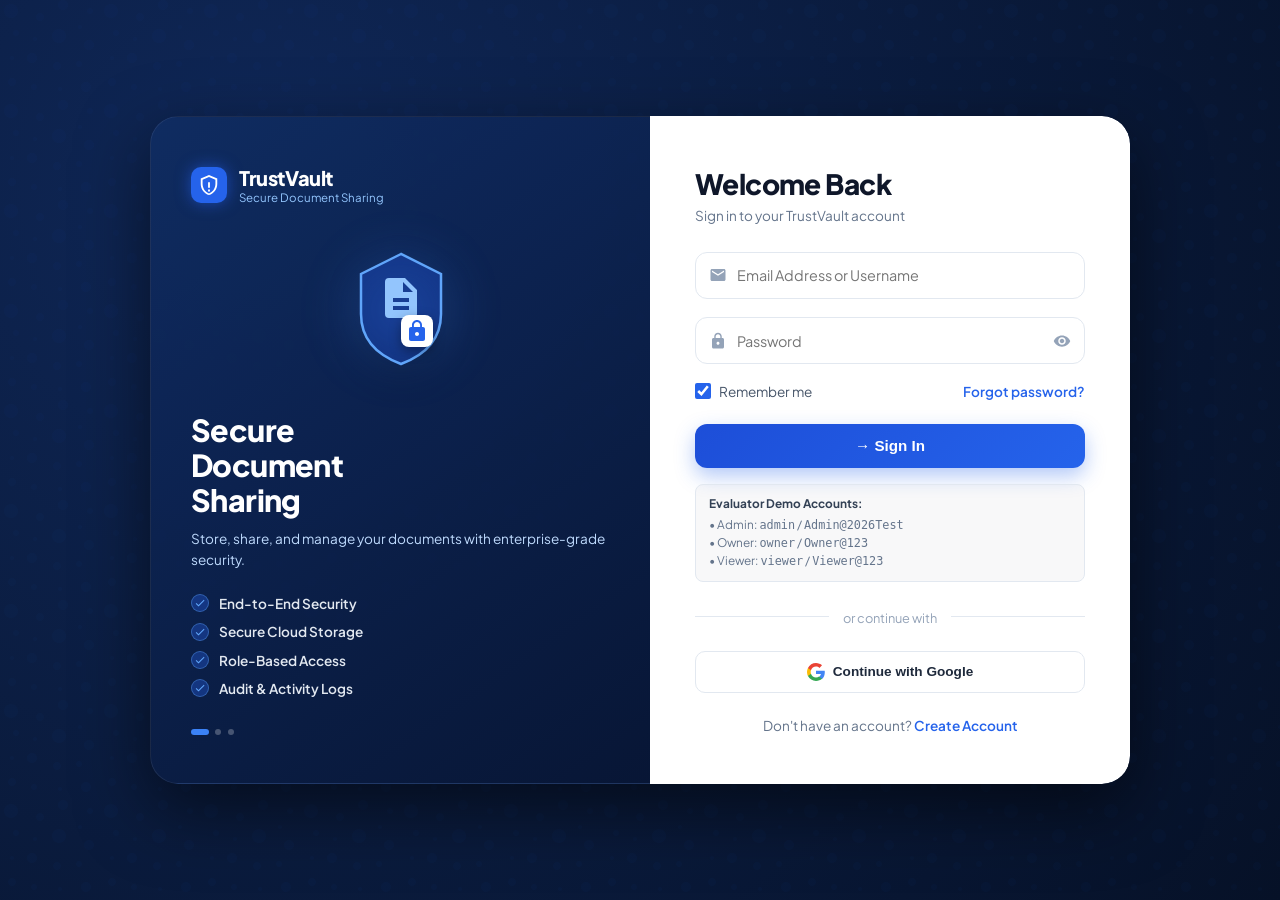
<file: src/main/resources/static/index.html>
<!DOCTYPE html>
<html lang="en">
<head>
  <meta charset="UTF-8">
  <meta name="viewport" content="width=device-width, initial-scale=1.0">
  <meta http-equiv="refresh" content="0; url=login.html">
  <title>TrustVault - Redirecting to Login...</title>
  <script>
    (function() {
      var token = localStorage.getItem('trustvault_token') || sessionStorage.getItem('trustvault_token');
      if (token) {
        window.location.replace('dashboard.html');
      } else {
        window.location.replace('login.html');
      }
    })();
  </script>
</head>
<body style="font-family: -apple-system, BlinkMacSystemFont, 'Segoe UI', Roboto, Helvetica, Arial, sans-serif; text-align: center; padding: 4rem 1rem; color: #475569; background: #0b0f19;">
  <p style="color: #94a3b8; font-size: 1rem;">Redirecting to TrustVault Secure Portal...</p>
  <p><a href="login.html" style="color: #3b82f6; text-decoration: none; font-weight: 600;">Click here if not redirected automatically</a></p>
</body>
</html>
</file>
<file: src/main/resources/static/css/dashboard.css>
:root {
  --primary-blue: #2563eb;
  --primary-hover: #1d4ed8;
  --sidebar-bg: #0a1a2a; /* dark navy */
  --sidebar-hover: #142243;
  --sidebar-active: linear-gradient(135deg, #4f46e5, #7c3aed); /* blue‑purple gradient */
  --bg-main: #f0f4ff;
  --card-bg: #ffffff;
  --border-color: #e2e8f0;
  --text-dark: #0f172a;
  --text-muted: #64748b;
  --text-light: #94a3b8;
  --success: #16a34a;
  --success-bg: #dcfce7;
  --font-sans: 'Plus Jakarta Sans', -apple-system, BlinkMacSystemFont, "Segoe UI", Roboto, sans-serif;
}

* {
  box-sizing: border-box;
  margin: 0;
  padding: 0;
}

body {
  font-family: var(--font-sans);
  background: var(--bg-main);
  color: var(--text-dark);
  min-height: 100vh;
  overflow-x: hidden;
}

/* Top Evaluator Banner */
.evaluator-top-strip {
  background: var(--bg-main);
  color: var(--text-dark);
  padding: 0.45rem 1.5rem;
  display: flex;
  justify-content: space-between;
  align-items: center;
  font-size: 0.75rem;
  border-bottom: 1px solid rgba(0, 0, 0, 0.1);
}

.strip-left {
  display: flex;
  align-items: center;
  gap: 0.5rem;
}

.pulse-indicator {
  width: 8px;
  height: 8px;
  border-radius: 50%;
  background: #10b981;
  box-shadow: 0 0 8px #10b981;
}

.strip-right {
  display: flex;
  align-items: center;
  gap: 0.5rem;
}

.strip-chip {
  padding: 0.2rem 0.65rem;
  border-radius: 12px;
  border: 1px solid rgba(255, 255, 255, 0.15);
  background: rgba(255, 255, 255, 0.08);
  color: #cbd5e1;
  font-size: 0.72rem;
  font-weight: 600;
  cursor: pointer;
  transition: all 0.2s;
}

.strip-chip:hover, .strip-chip.active {
  background: #2563eb;
  color: #fff;
  border-color: #3b82f6;
}

.strip-link {
  color: #60a5fa;
  text-decoration: none;
  font-weight: 600;
  margin-left: 0.5rem;
}

/* Shell Layout */
.app-shell {
  display: flex;
  min-height: calc(100vh - 35px);
}

/* Sidebar */
.sidebar {
  width: 250px;
  background: var(--sidebar-bg);
  color: #ffffff;
  display: flex;
  flex-direction: column;
  justify-content: space-between;
  flex-shrink: 0;
  padding: 1.5rem 1rem;
}

.sidebar-brand {
  display: flex;
  align-items: center;
  gap: 0.75rem;
  padding: 0 0.5rem 1.75rem;
}

.brand-shield-icon {
  width: 36px;
  height: 36px;
  background: #2563eb;
  border-radius: 10px;
  display: flex;
  align-items: center;
  justify-content: center;
  box-shadow: 0 0 15px rgba(37, 99, 235, 0.5);
}

.brand-shield-icon svg {
  width: 22px;
  height: 22px;
  fill: #ffffff;
}

.brand-text h2 {
  font-size: 1.15rem;
  font-weight: 800;
  letter-spacing: -0.02em;
}

.brand-text span {
  font-size: 0.7rem;
  color: #93c5fd;
  display: block;
}

.sidebar-nav {
  display: flex;
  flex-direction: column;
  gap: 0.35rem;
  flex: 1;
}

.nav-item {
  display: flex;
  align-items: center;
  gap: 0.75rem;
  padding: 0.7rem 1rem;
  border-radius: 10px;
  color: #94a3b8;
  text-decoration: none;
  font-size: 0.85rem;
  font-weight: 600;
  transition: all 0.2s;
}

.nav-item svg {
  width: 18px;
  height: 18px;
  fill: currentColor;
}

.nav-item:hover {
  background: var(--sidebar-hover);
  color: #ffffff;
}

.nav-item.active {
  background: var(--sidebar-active);
  color: #ffffff;
  box-shadow: 0 4px 14px rgba(37, 99, 235, 0.4);
}

/* Sidebar Storage Box */
.sidebar-storage-box {
  background: rgba(255, 255, 255, 0.05);
  border: 1px solid rgba(255, 255, 255, 0.08);
  border-radius: 12px;
  padding: 1rem;
}

.storage-title-row {
  font-size: 0.75rem;
  color: #94a3b8;
  margin-bottom: 0.25rem;
}

.storage-value-row {
  font-size: 0.85rem;
  color: #ffffff;
  margin-bottom: 0.6rem;
}

.progress-bar-track {
  width: 100%;
  height: 6px;
  background: rgba(255, 255, 255, 0.12);
  border-radius: 4px;
  overflow: hidden;
}

.progress-bar-fill {
  height: 100%;
  background: #2563eb;
  border-radius: 4px;
}

/* Main Column */
.main-column {
  flex: 1;
  display: flex;
  flex-direction: column;
  min-width: 0;
}

/* Top Header */
.top-header {
  height: 70px;
  background: #ffffff;
  border-bottom: 1px solid var(--border-color);
  display: flex;
  align-items: center;
  justify-content: space-between;
  padding: 0 2rem;
  position: sticky;
  top: 0;
  z-index: 50;
}

.header-page-title {
  font-size: 1.35rem;
  font-weight: 800;
  color: var(--text-dark);
}

.header-search-bar {
  position: relative;
  width: 380px;
}

.header-search-bar .search-icon {
  position: absolute;
  left: 14px;
  top: 50%;
  transform: translateY(-50%);
  width: 18px;
  height: 18px;
  fill: var(--text-light);
}

.header-search-bar input {
  width: 100%;
  padding: 0.6rem 4rem 0.6rem 2.5rem;
  border-radius: 10px;
  border: 1.5px solid var(--border-color);
  background: #ffffff;
  font-size: 0.85rem;
  color: var(--text-dark);
  font-family: inherit;
  transition: all 0.2s;
}

.header-search-bar input:focus {
  outline: none;
  border-color: var(--primary-blue);
  box-shadow: 0 0 0 3px rgba(37, 99, 235, 0.1);
}

.search-shortcut {
  position: absolute;
  right: 12px;
  top: 50%;
  transform: translateY(-50%);
  background: #f1f5f9;
  border: 1px solid #cbd5e1;
  color: #64748b;
  font-size: 0.7rem;
  font-weight: 600;
  padding: 0.15rem 0.4rem;
  border-radius: 4px;
}

.header-user-section {
  display: flex;
  align-items: center;
  gap: 1.25rem;
}

.notification-bell-btn {
  background: #f8fafc;
  border: 1.5px solid var(--border-color);
  width: 38px;
  height: 38px;
  border-radius: 10px;
  display: flex;
  align-items: center;
  justify-content: center;
  cursor: pointer;
  position: relative;
  transition: all 0.2s;
}

.notification-bell-btn:hover {
  background: #f1f5f9;
}

.notification-bell-btn svg {
  width: 18px;
  height: 18px;
  fill: #64748b;
}

.bell-dot {
  position: absolute;
  top: 8px;
  right: 9px;
  width: 6px;
  height: 6px;
  background: #ef4444;
  border-radius: 50%;
}

.user-profile-widget {
  display: flex;
  align-items: center;
  gap: 0.75rem;
  cursor: pointer;
  padding: 0.35rem 0.6rem;
  border-radius: 10px;
  transition: all 0.2s;
}

.user-profile-widget:hover {
  background: #f8fafc;
}

.user-avatar-circle {
  width: 36px;
  height: 36px;
  background: #0f172a;
  color: #ffffff;
  border-radius: 50%;
  display: flex;
  align-items: center;
  justify-content: center;
  font-size: 0.85rem;
  font-weight: 700;
}

.user-name-meta {
  display: flex;
  flex-direction: column;
}

.user-name-meta strong {
  font-size: 0.85rem;
  font-weight: 700;
  color: var(--text-dark);
}

.user-name-meta span {
  font-size: 0.72rem;
  color: var(--text-muted);
}

.chevron-down {
  width: 16px;
  height: 16px;
  fill: var(--text-light);
}

/* Content Body */
.content-body {
  padding: 2rem;
  flex: 1;
}

/* Responsive layout */
@media (max-width: 1024px) {
  .app-shell { flex-direction: column; }
  .sidebar { width: 100%; height: auto; padding: 1rem; }
  .main-column { padding-top: 0; }
  .top-header { flex-wrap: wrap; height: auto; padding: 0.5rem 1rem; }
  .header-search-bar { width: 100%; margin-top: 0.5rem; }
  .welcome-banner-card { flex-direction: column; align-items: flex-start; }
  .welcome-graphic-col { margin-top: 1rem; width: 100%; }
}

@media (max-width: 600px) {
  .sidebar { padding: 0.5rem; }
  .nav-item { font-size: 0.75rem; padding: 0.5rem; }
  .top-header { justify-content: space-between; }
  .header-page-title { font-size: 1.1rem; }
  .stats-row { display: grid; grid-template-columns: repeat(2, 1fr); gap: 0.75rem; }
  .stat-card { padding: 0.75rem; }
  .panel-card { padding: 0.75rem; }
  .welcome-banner-card { padding: 1.5rem; }
}

/* Welcome Banner Card */
.welcome-banner-card {
  background: #ffffff;
  border: 1px solid var(--border-color);
  border-radius: 18px;
  padding: 2rem 2.5rem;
  display: flex;
  justify-content: space-between;
  align-items: center;
  margin-bottom: 1.5rem;
  position: relative;
  overflow: hidden;
  box-shadow: 0 4px 20px rgba(0, 0, 0, 0.02);
}

.welcome-text-col h2 {
  font-size: 1.55rem;
  font-weight: 800;
  color: var(--text-dark);
  margin-bottom: 0.4rem;
}

.welcome-text-col p {
  font-size: 0.9rem;
  color: var(--text-muted);
}

.graphic-canvas {
  position: relative;
  width: 120px;
  height: 95px;
}

.doc-icon-back {
  position: absolute;
  top: 0;
  left: 0;
  width: 65px;
  height: 80px;
}

.doc-icon-front {
  position: absolute;
  top: 10px;
  left: 20px;
  width: 65px;
  height: 80px;
}

.shield-badge-3d {
  position: absolute;
  bottom: 0;
  right: 0;
  width: 36px;
  height: 36px;
  background: #2563eb;
  border-radius: 10px;
  display: flex;
  align-items: center;
  justify-content: center;
  box-shadow: 0 4px 12px rgba(37, 99, 235, 0.4);
}

.shield-badge-3d svg {
  width: 20px;
  height: 20px;
}

/* 4 KPI Stat Cards */
.stats-row {
  display: grid;
  grid-template-columns: repeat(4, 1fr);
  gap: 1.25rem;
  margin-bottom: 1.5rem;
}

.stat-card {
  background: #ffffff;
  border: 1px solid var(--border-color);
  border-radius: 16px;
  padding: 1.25rem 1.4rem;
  display: flex;
  align-items: center;
  gap: 1rem;
  box-shadow: 0 2px 10px rgba(0, 0, 0, 0.02);
}

.stat-icon-box {
  width: 46px;
  height: 46px;
  border-radius: 12px;
  display: flex;
  align-items: center;
  justify-content: center;
  flex-shrink: 0;
}

.stat-icon-box svg {
  width: 22px;
  height: 22px;
}

.blue-soft { background: #eff6ff; }
.blue-soft svg { fill: #2563eb; }

.green-soft { background: #f0fdf4; }
.green-soft svg { fill: #16a34a; }

.purple-soft { background: #faf5ff; }
.purple-soft svg { fill: #9333ea; }

.stat-content {
  flex: 1;
}

.stat-title {
  font-size: 0.78rem;
  color: var(--text-muted);
  font-weight: 600;
  display: block;
  margin-bottom: 0.2rem;
}

.stat-num-row {
  display: flex;
  align-items: center;
  gap: 0.5rem;
}

.stat-number {
  font-size: 1.55rem;
  font-weight: 800;
  color: var(--text-dark);
}

.trend-badge {
  font-size: 0.72rem;
  font-weight: 700;
  padding: 0.15rem 0.45rem;
  border-radius: 6px;
}

.trend-badge.green {
  background: var(--success-bg);
  color: var(--success);
}

/* Dashboard Main Grid: Left 68%, Right 32% */
.dashboard-main-grid {
  display: grid;
  grid-template-columns: 2fr 1fr;
  gap: 1.5rem;
}

.panel-card {
  background: #ffffff;
  border: 1px solid var(--border-color);
  border-radius: 18px;
  padding: 1.5rem;
  margin-bottom: 1.5rem;
  box-shadow: 0 4px 15px rgba(0, 0, 0, 0.02);
}

.panel-card-header {
  margin-bottom: 1.25rem;
}

.panel-card-header.flex-between {
  display: flex;
  justify-content: space-between;
  align-items: center;
}

.header-icon-title {
  display: flex;
  align-items: center;
  gap: 0.75rem;
}

.header-mini-icon {
  width: 32px;
  height: 32px;
  border-radius: 8px;
  background: #f1f5f9;
  display: flex;
  align-items: center;
  justify-content: center;
}

.header-mini-icon svg {
  width: 18px;
  height: 18px;
  fill: #475569;
}

.header-mini-icon.blue-text svg { fill: #2563eb; }
.header-mini-icon.amber-text svg { fill: #d97706; }

.header-icon-title h3 {
  font-size: 1.05rem;
  font-weight: 800;
  color: var(--text-dark);
}

.header-icon-title p {
  font-size: 0.78rem;
  color: var(--text-muted);
}

.link-view-all {
  font-size: 0.8rem;
  font-weight: 700;
  color: #2563eb;
  text-decoration: none;
}

.link-view-all:hover {
  text-decoration: underline;
}

/* Dropzone */
.dropzone {
  border: 2px dashed #cbd5e1;
  background: #f8fafc;
  border-radius: 14px;
  padding: 2.25rem 1.5rem;
  text-align: center;
  cursor: pointer;
  display: flex;
  flex-direction: column;
  align-items: center;
  justify-content: center;
  transition: all 0.2s;
}

.dropzone:hover {
  border-color: #2563eb;
  background: #eff6ff;
}

.dropzone-cloud-icon {
  width: 50px;
  height: 50px;
  background: #eff6ff;
  border-radius: 50%;
  display: flex;
  align-items: center;
  justify-content: center;
  margin-bottom: 0.75rem;
}

.dropzone-cloud-icon svg {
  width: 28px;
  height: 28px;
  fill: #2563eb;
}

.dropzone-primary-text {
  font-size: 0.95rem;
  font-weight: 700;
  color: #1e293b;
  margin-bottom: 0.25rem;
}

.dropzone-sub-text {
  font-size: 0.78rem;
  color: #64748b;
  margin-bottom: 1.25rem;
}

.btn-choose-files {
  background: #2563eb;
  color: #ffffff;
  padding: 0.65rem 1.25rem;
  border-radius: 10px;
  border: none;
  font-size: 0.85rem;
  font-weight: 700;
  cursor: pointer;
  display: inline-flex;
  align-items: center;
  gap: 0.5rem;
  box-shadow: 0 4px 12px rgba(37, 99, 235, 0.3);
  transition: all 0.2s;
}

.btn-choose-files svg {
  width: 16px;
  height: 16px;
  fill: #ffffff;
}

.btn-choose-files:hover {
  background: #1d4ed8;
  transform: translateY(-1px);
}

/* Recent Documents Table */
.table-responsive {
  overflow-x: auto;
}

.recent-docs-table {
  width: 100%;
  border-collapse: collapse;
  font-size: 0.85rem;
}

.recent-docs-table th {
  padding: 0.75rem 1rem;
  text-align: left;
  font-size: 0.75rem;
  font-weight: 700;
  color: #64748b;
  border-bottom: 1px solid var(--border-color);
}

.recent-docs-table td {
  padding: 0.9rem 1rem;
  border-bottom: 1px solid #f1f5f9;
  color: var(--text-dark);
}

.doc-name-cell {
  display: flex;
  align-items: center;
  gap: 0.75rem;
  font-weight: 700;
}

/* File format icons */
.file-badge-icon {
  width: 26px;
  height: 26px;
  border-radius: 6px;
  display: flex;
  align-items: center;
  justify-content: center;
  font-size: 0.65rem;
  font-weight: 800;
  color: #ffffff;
  flex-shrink: 0;
}

.file-badge-icon.pdf { background: #ef4444; }
.file-badge-icon.doc { background: #2563eb; }
.file-badge-icon.xls { background: #16a34a; }

.access-pill {
  display: inline-flex;
  align-items: center;
  gap: 0.35rem;
  padding: 0.2rem 0.6rem;
  border-radius: 20px;
  font-size: 0.72rem;
  font-weight: 600;
}

.access-pill svg {
  width: 12px;
  height: 12px;
}

.access-pill.shared {
  background: #eff6ff;
  color: #2563eb;
}
.access-pill.shared svg { fill: #2563eb; }

.access-pill.private {
  background: #f1f5f9;
  color: #64748b;
}
.access-pill.private svg { fill: #64748b; }

.btn-action-kebab {
  background: transparent;
  border: none;
  font-size: 1.1rem;
  font-weight: bold;
  color: #94a3b8;
  cursor: pointer;
}

/* Storage Card (Right) */
.storage-lg {
  height: 8px;
  margin: 0.75rem 0 1rem;
}

.storage-lg .progress-bar-fill {
  background: #2563eb;
}

.storage-text-row {
  display: flex;
  justify-content: space-between;
  align-items: baseline;
}

.storage-used-number {
  font-size: 1.1rem;
  font-weight: 800;
  color: var(--text-dark);
}

.storage-pct {
  font-size: 0.85rem;
  font-weight: 700;
  color: #64748b;
}

.storage-info-alert {
  background: #f0fdf4;
  border: 1px solid #bbf7d0;
  border-radius: 8px;
  padding: 0.6rem 0.85rem;
  display: flex;
  align-items: center;
  gap: 0.5rem;
  font-size: 0.75rem;
  color: #166534;
  font-weight: 600;
}

.storage-info-alert svg {
  width: 16px;
  height: 16px;
  fill: #166534;
  flex-shrink: 0;
}

/* Quick Actions Card */
.quick-actions-list {
  display: flex;
  flex-direction: column;
  gap: 0.6rem;
}

.action-item-btn {
  width: 100%;
  display: flex;
  align-items: center;
  gap: 0.75rem;
  padding: 0.8rem 1rem;
  background: #ffffff;
  border: 1px solid var(--border-color);
  border-radius: 12px;
  cursor: pointer;
  transition: all 0.2s;
  text-align: left;
}

.action-item-btn:hover {
  background: #f8fafc;
  border-color: #cbd5e1;
  transform: translateX(2px);
}

.action-icon-pill {
  width: 32px;
  height: 32px;
  background: #eff6ff;
  border-radius: 8px;
  display: flex;
  align-items: center;
  justify-content: center;
  flex-shrink: 0;
}

.action-icon-pill svg {
  width: 16px;
  height: 16px;
  fill: #2563eb;
}

.action-item-btn span {
  flex: 1;
  font-size: 0.85rem;
  font-weight: 700;
  color: var(--text-dark);
}

.action-chevron {
  width: 16px;
  height: 16px;
  fill: #94a3b8;
}

/* Modal styles */
.modal-backdrop {
  position: fixed;
  top: 0;
  left: 0;
  right: 0;
  bottom: 0;
  background: rgba(15, 23, 42, 0.65);
  backdrop-filter: blur(4px);
  display: none;
  align-items: center;
  justify-content: center;
  z-index: 1000;
  padding: 1rem;
}

.modal-backdrop.open { display: flex; }

.modal-dialog {
  background: #ffffff;
  border-radius: 16px;
  width: 100%;
  max-width: 500px;
  overflow: hidden;
  box-shadow: 0 25px 60px rgba(0, 0, 0, 0.2);
}

.modal-dialog-header {
  padding: 1.25rem 1.5rem;
  border-bottom: 1px solid var(--border-color);
  display: flex;
  justify-content: space-between;
  align-items: center;
}

.modal-dialog-header h3 {
  font-size: 1.1rem;
  font-weight: 800;
}

.close-btn {
  background: transparent;
  border: none;
  font-size: 1.3rem;
  color: #94a3b8;
  cursor: pointer;
}

.modal-dialog-body {
  padding: 1.5rem;
}

.form-row {
  margin-bottom: 1.1rem;
}

.form-row label {
  display: block;
  font-size: 0.8rem;
  font-weight: 700;
  color: #334155;
  margin-bottom: 0.4rem;
}

.form-input {
  width: 100%;
  padding: 0.65rem 0.85rem;
  border-radius: 8px;
  border: 1.5px solid var(--border-color);
  font-size: 0.85rem;
  font-family: inherit;
}

.modal-dialog-footer {
  padding: 1rem 1.5rem;
  border-top: 1px solid var(--border-color);
  display: flex;
  justify-content: flex-end;
  gap: 0.75rem;
  background: #f8fafc;
}

.btn-secondary-flat {
  padding: 0.65rem 1rem;
  border: 1px solid var(--border-color);
  background: #fff;
  border-radius: 8px;
  font-size: 0.85rem;
  font-weight: 600;
  cursor: pointer;
}

/* Tamper banner alert */
.tamper-alert-box {
  padding: 0.75rem 1rem;
  border-radius: 10px;
  display: flex;
  align-items: center;
  gap: 0.5rem;
  margin-bottom: 1rem;
  font-size: 0.82rem;
}

.tamper-alert-box.verified {
  background: #f0fdf4;
  border: 1px solid #bbf7d0;
  color: #166534;
}

.status-dot-green {
  width: 8px;
  height: 8px;
  border-radius: 50%;
  background: #16a34a;
}

/* Toast */
#toast-container {
  position: fixed;
  bottom: 24px;
  right: 24px;
  display: flex;
  flex-direction: column;
  gap: 0.5rem;
  z-index: 9999;
}

.toast {
  padding: 0.75rem 1.25rem;
  border-radius: 10px;
  background: #0f172a;
  color: #fff;
  font-size: 0.85rem;
  box-shadow: 0 10px 25px rgba(0, 0, 0, 0.4);
  border-left: 4px solid #2563eb;
  animation: slideIn 0.3s ease-out;
}

.toast.success { border-left-color: #10b981; }
.toast.error { border-left-color: #ef4444; }

@keyframes slideIn {
  from { transform: translateX(100%); opacity: 0; }
  to { transform: translateX(0); opacity: 1; }
}

@media (max-width: 1024px) {
  .dashboard-main-grid { grid-template-columns: 1fr; }
  .stats-row { grid-template-columns: repeat(2, 1fr); }
}

@media (max-width: 768px) {
  .app-shell { flex-direction: column; }
  .sidebar { width: 100%; }
  .stats-row { grid-template-columns: 1fr; }
  .top-header { padding: 0 1rem; }
  .header-search-bar { width: 220px; }
}
</file>
<file: src/main/resources/static/css/theme.css>
/* Theme definitions */
:root[data-theme="light"] {
  --bg-color: #f0f4ff;
  --bg-main: #f0f4ff;
  --text-color: #0f172a;
  --text-dark: #0f172a;
  --text-muted: #64748b;
  --border-color: #e2e8f0;
  --primary: #2563eb;
  --card-bg: #ffffff;
  --card-shadow: rgba(0,0,0,.05);
}

:root[data-theme="dark"] {
  --bg-color: #0f172a;
  --bg-main: #0f172a;
  --text-color: #f8fafc;
  --text-dark: #f8fafc;
  --text-muted: #94a3b8;
  --border-color: #334155;
  --primary: #3b82f6;
  --card-bg: #1e293b;
  --card-shadow: rgba(0,0,0,.35);
}

:root[data-theme="dark"] body {
  background: var(--bg-main);
  color: var(--text-dark);
}

:root[data-theme="dark"] .top-header,
:root[data-theme="dark"] .welcome-banner-card,
:root[data-theme="dark"] .stat-card,
:root[data-theme="dark"] .panel-card,
:root[data-theme="dark"] .modal-dialog {
  background: #1e293b;
  color: #f8fafc;
  border-color: #334155;
}

:root[data-theme="dark"] .header-search-bar input,
:root[data-theme="dark"] .form-input,
:root[data-theme="dark"] .notification-bell-btn {
  background: #0f172a;
  color: #f8fafc;
  border-color: #334155;
}

:root[data-theme="dark"] .form-row label {
  color: #cbd5e1;
}

:root[data-theme="dark"] .recent-docs-table td {
  border-bottom-color: #334155;
  color: #f1f5f9;
}

:root[data-theme="dark"] .user-profile-widget:hover {
  background: #334155;
}
</file>
<file: src/main/resources/static/css/auth.css>
* {
  box-sizing: border-box;
  margin: 0;
  padding: 0;
}

html {
  height: 100%;
  overflow-x: hidden;
  overflow-y: auto;
}

body {
  font-family: 'Plus Jakarta Sans', -apple-system, BlinkMacSystemFont, "Segoe UI", Roboto, sans-serif;
  background: radial-gradient(circle at 20% 20%, #0f2757 0%, #061127 100%);
  min-height: 100%;
  display: flex;
  flex-direction: column;
  align-items: center;
  justify-content: flex-start;
  color: #0f172a;
  padding: 2.5rem 1rem;
  overflow-x: hidden;
  overflow-y: auto;
  position: relative;
}

/* Background aesthetic ambient lighting */
body::before {
  content: '';
  position: fixed;
  top: 0;
  left: 0;
  right: 0;
  bottom: 0;
  background: url("data:image/svg+xml,%3Csvg width='100' height='100' viewBox='0 0 100 100' xmlns='http://www.w3.org/2000/svg'%3E%3Cpath d='M11 18c3.866 0 7-3.134 7-7s-3.134-7-7-7-7 3.134-7 7 3.134 7 7 7zm48 25c3.866 0 7-3.134 7-7s-3.134-7-7-7-7 3.134-7 7 3.134 7 7 7zm-43-7c1.657 0 3-1.343 3-3s-1.343-3-3-3-3 1.343-3 3 1.343 3 3 3zm63 31c1.657 0 3-1.343 3-3s-1.343-3-3-3-3 1.343-3 3 1.343 3 3 3zM34 90c1.657 0 3-1.343 3-3s-1.343-3-3-3-3 1.343-3 3 1.343 3 3 3zm56-76c1.657 0 3-1.343 3-3s-1.343-3-3-3-3 1.343-3 3 1.343 3 3 3zM12 86c2.21 0 4-1.79 4-4s-1.79-4-4-4-4 1.79-4 4 1.79 4 4 4zm28-65c2.21 0 4-1.79 4-4s-1.79-4-4-4-4 1.79-4 4 1.79 4 4 4zm23-11c2.76 0 5-2.24 5-5s-2.24-5-5-5-5 2.24-5 5 2.24 5 5 5zm-6 60c2.21 0 4-1.79 4-4s-1.79-4-4-4-4 1.79-4 4 1.79 4 4 4zm29 22c2.76 0 5-2.24 5-5s-2.24-5-5-5-5 2.24-5 5 2.24 5 5 5zM32 63c2.76 0 5-2.24 5-5s-2.24-5-5-5-5 2.24-5 5 2.24 5 5 5zm57-13c2.76 0 5-2.24 5-5s-2.24-5-5-5-5 2.24-5 5 2.24 5 5 5zm-9-21c1.105 0 2-.895 2-2s-.895-2-2-2-2 .895-2 2 .895 2 2 2zM60 91c1.105 0 2-.895 2-2s-.895-2-2-2-2 .895-2 2 .895 2 2 2zM35 41c1.105 0 2-.895 2-2s-.895-2-2-2-2 .895-2 2 .895 2 2 2zM12 60c1.105 0 2-.895 2-2s-.895-2-2-2-2 .895-2 2 .895 2 2 2z' fill='%232563eb' fill-opacity='0.03' fill-rule='evenodd'/%3E%3C/svg%3E");
  pointer-events: none;
  z-index: 0;
}

/* Demo Role Bar */
.demo-evaluator-bar {
  display: flex;
  align-items: center;
  gap: 0.6rem;
  background: rgba(15, 23, 42, 0.85);
  border: 1px solid rgba(59, 130, 246, 0.35);
  backdrop-filter: blur(10px);
  padding: 0.45rem 1rem;
  border-radius: 30px;
  margin-bottom: 1.5rem;
  box-shadow: 0 4px 20px rgba(0, 0, 0, 0.4);
  z-index: 10;
}

.demo-label {
  font-size: 0.75rem;
  font-weight: 700;
  color: #60a5fa;
  font-family: 'JetBrains Mono', monospace;
  letter-spacing: 0.05em;
}

.btn-demo-chip {
  padding: 0.28rem 0.75rem;
  border-radius: 16px;
  border: 1px solid rgba(96, 165, 250, 0.25);
  background: rgba(30, 58, 138, 0.4);
  color: #bfdbfe;
  font-size: 0.75rem;
  font-weight: 600;
  cursor: pointer;
  transition: all 0.2s;
}

.btn-demo-chip:hover {
  background: #2563eb;
  color: #fff;
  transform: translateY(-1px);
  box-shadow: 0 2px 10px rgba(37, 99, 235, 0.4);
}

/* Card Container */
.auth-wrapper {
  width: 100%;
  max-width: 980px;
  margin: auto;
  position: relative;
  z-index: 2;
}

.auth-card-container {
  display: flex;
  background: transparent;
  border-radius: 28px;
  overflow: hidden;
  box-shadow: 0 25px 70px rgba(0, 0, 0, 0.55);
}

/* Left Hero Banner */
.auth-hero-banner {
  flex: 1;
  background: linear-gradient(145deg, rgba(16, 44, 98, 0.95) 0%, rgba(8, 22, 53, 0.95) 100%);
  padding: 3rem 2.5rem;
  display: flex;
  flex-direction: column;
  justify-content: space-between;
  color: #ffffff;
  position: relative;
  border-top-left-radius: 28px;
  border-bottom-left-radius: 28px;
  border: 1px solid rgba(255, 255, 255, 0.08);
  border-right: none;
}

.brand-header {
  display: flex;
  align-items: center;
  gap: 0.75rem;
}

.brand-shield-icon {
  width: 36px;
  height: 36px;
  background: #2563eb;
  border-radius: 10px;
  display: flex;
  align-items: center;
  justify-content: center;
  box-shadow: 0 0 15px rgba(37, 99, 235, 0.6);
}

.brand-shield-icon svg {
  width: 22px;
  height: 22px;
  fill: #ffffff;
}

.brand-title h2 {
  font-size: 1.25rem;
  font-weight: 800;
  letter-spacing: -0.02em;
}

.brand-title span {
  font-size: 0.72rem;
  color: #93c5fd;
  display: block;
}

/* 3D Shield Graphic */
.hero-center-graphic {
  position: relative;
  height: 160px;
  display: flex;
  align-items: center;
  justify-content: center;
  margin: 1.5rem 0;
}

.floating-shield-glow {
  position: absolute;
  width: 140px;
  height: 140px;
  background: radial-gradient(circle, rgba(59, 130, 246, 0.45) 0%, rgba(37, 99, 235, 0) 70%);
  filter: blur(20px);
}

.shield-3d-box {
  position: relative;
  width: 100px;
  height: 120px;
  display: flex;
  align-items: center;
  justify-content: center;
}

.shield-outline {
  position: absolute;
  width: 100%;
  height: 100%;
  filter: drop-shadow(0 10px 15px rgba(0, 0, 0, 0.4));
}

.shield-inner-doc {
  position: absolute;
  width: 48px;
  height: 48px;
  top: 25px;
}

.shield-inner-doc svg {
  width: 100%;
  height: 100%;
}

.shield-inner-lock {
  position: absolute;
  width: 32px;
  height: 32px;
  bottom: 22px;
  right: 18px;
  background: #ffffff;
  border-radius: 8px;
  padding: 4px;
  box-shadow: 0 4px 12px rgba(0, 0, 0, 0.35);
}

.shield-inner-lock svg {
  width: 100%;
  height: 100%;
}

.hero-text-content h3 {
  font-size: 1.9rem;
  font-weight: 800;
  line-height: 1.15;
  margin-bottom: 0.75rem;
  letter-spacing: -0.02em;
}

.hero-text-content p {
  font-size: 0.85rem;
  color: #bfdbfe;
  line-height: 1.5;
  margin-bottom: 1.5rem;
}

.feature-checklist {
  list-style: none;
  display: flex;
  flex-direction: column;
  gap: 0.65rem;
  margin-bottom: 2rem;
}

.feature-checklist li {
  display: flex;
  align-items: center;
  gap: 0.6rem;
  font-size: 0.85rem;
  font-weight: 600;
  color: #e2e8f0;
}

.chk-icon {
  width: 18px;
  height: 18px;
  background: rgba(37, 99, 235, 0.35);
  border: 1px solid rgba(96, 165, 250, 0.4);
  border-radius: 50%;
  display: flex;
  align-items: center;
  justify-content: center;
}

.chk-icon svg {
  width: 12px;
  height: 12px;
  fill: #60a5fa;
}

.carousel-indicators {
  display: flex;
  gap: 0.4rem;
}

.carousel-indicators .dot {
  width: 6px;
  height: 6px;
  border-radius: 50%;
  background: rgba(255, 255, 255, 0.25);
  transition: all 0.2s;
}

.carousel-indicators .dot.active {
  width: 18px;
  border-radius: 10px;
  background: #3b82f6;
}

/* Why List (for Signup View) */
.why-list {
  list-style: none;
  display: flex;
  flex-direction: column;
  gap: 1rem;
  margin-bottom: 2rem;
}

.why-list li {
  display: flex;
  align-items: flex-start;
  gap: 0.75rem;
}

.why-icon {
  width: 32px;
  height: 32px;
  background: rgba(37, 99, 235, 0.25);
  border-radius: 8px;
  display: flex;
  align-items: center;
  justify-content: center;
  flex-shrink: 0;
}

.why-icon svg {
  width: 18px;
  height: 18px;
  fill: #60a5fa;
}

.why-list strong {
  font-size: 0.9rem;
  display: block;
  color: #ffffff;
}

.why-list p {
  font-size: 0.8rem;
  color: #93c5fd;
  margin: 0;
}

/* Right Form Card */
.auth-form-card {
  width: 480px;
  background: #ffffff;
  padding: 3rem 2.8rem;
  display: flex;
  flex-direction: column;
  justify-content: center;
  border-top-right-radius: 28px;
  border-bottom-right-radius: 28px;
}

.form-header {
  margin-bottom: 1.75rem;
}

.form-header h2 {
  font-size: 1.75rem;
  font-weight: 800;
  color: #0f172a;
  letter-spacing: -0.02em;
  margin-bottom: 0.35rem;
}

.form-header p {
  font-size: 0.85rem;
  color: #64748b;
}

/* Input Fields */
.input-field-group {
  margin-bottom: 1.15rem;
}

.input-icon-wrapper {
  position: relative;
  display: flex;
  align-items: center;
}

.input-icon-wrapper .leading-icon {
  position: absolute;
  left: 14px;
  width: 18px;
  height: 18px;
  fill: #94a3b8;
  pointer-events: none;
}

.input-icon-wrapper input {
  width: 100%;
  padding: 0.85rem 1rem 0.85rem 2.6rem;
  border-radius: 12px;
  border: 1.5px solid #e2e8f0;
  font-size: 0.9rem;
  color: #0f172a;
  background: #ffffff;
  transition: all 0.2s;
  font-family: inherit;
}

.input-icon-wrapper input:focus {
  outline: none;
  border-color: #2563eb;
  box-shadow: 0 0 0 3px rgba(37, 99, 235, 0.12);
}

.eye-toggle {
  position: absolute;
  right: 14px;
  background: transparent;
  border: none;
  cursor: pointer;
  display: flex;
  align-items: center;
  justify-content: center;
}

.eye-toggle svg {
  width: 18px;
  height: 18px;
  fill: #94a3b8;
}

.eye-toggle:hover svg {
  fill: #475569;
}

/* Checkbox & Forgot Row */
.form-extra-row {
  display: flex;
  justify-content: space-between;
  align-items: center;
  margin-bottom: 1.5rem;
  font-size: 0.85rem;
}

.remember-checkbox, .terms-checkbox {
  display: flex;
  align-items: center;
  gap: 0.5rem;
  cursor: pointer;
  color: #475569;
}

.remember-checkbox input, .terms-checkbox input {
  width: 16px;
  height: 16px;
  accent-color: #2563eb;
  cursor: pointer;
}

.forgot-link, .bottom-switch-link a, .terms-checkbox a {
  color: #2563eb;
  text-decoration: none;
  font-weight: 600;
}

.forgot-link:hover, .bottom-switch-link a:hover {
  text-decoration: underline;
}

/* Primary Auth Button */
.btn-primary-auth {
  width: 100%;
  padding: 0.85rem;
  border-radius: 12px;
  background: linear-gradient(135deg, #1d4ed8 0%, #2563eb 100%);
  color: #ffffff;
  font-size: 0.95rem;
  font-weight: 700;
  border: none;
  cursor: pointer;
  display: flex;
  align-items: center;
  justify-content: center;
  gap: 0.5rem;
  box-shadow: 0 8px 20px rgba(37, 99, 235, 0.35);
  transition: all 0.2s;
}

.btn-primary-auth:hover {
  background: linear-gradient(135deg, #1e40af 0%, #1d4ed8 100%);
  transform: translateY(-1px);
  box-shadow: 0 10px 24px rgba(37, 99, 235, 0.45);
}

/* Divider */
.divider-line {
  position: relative;
  text-align: center;
  margin: 1.5rem 0;
}

.divider-line::before {
  content: '';
  position: absolute;
  top: 50%;
  left: 0;
  right: 0;
  height: 1px;
  background: #e2e8f0;
}

.divider-line span {
  position: relative;
  background: #ffffff;
  padding: 0 0.85rem;
  font-size: 0.8rem;
  color: #94a3b8;
}

/* Social Buttons */
.social-auth-grid {
  display: grid;
  grid-template-columns: 1fr 1fr;
  gap: 0.75rem;
  margin-bottom: 1.5rem;
}

.btn-social {
  display: flex;
  align-items: center;
  justify-content: center;
  gap: 0.5rem;
  padding: 0.7rem;
  border-radius: 10px;
  border: 1.5px solid #e2e8f0;
  background: #ffffff;
  font-size: 0.85rem;
  font-weight: 600;
  color: #1e293b;
  cursor: pointer;
  transition: all 0.2s;
}

.btn-social:hover {
  background: #f8fafc;
  border-color: #cbd5e1;
}

.bottom-switch-link {
  text-align: center;
  font-size: 0.85rem;
  color: #64748b;
}

/* Password Requirements Box (Signup View) */
.password-req-box {
  background: #f8fafc;
  border: 1px solid #e2e8f0;
  border-radius: 12px;
  padding: 0.85rem 1rem;
  margin-bottom: 1.15rem;
}

.req-title {
  font-size: 0.78rem;
  font-weight: 700;
  color: #334155;
  display: block;
  margin-bottom: 0.4rem;
}

.req-list {
  list-style: none;
  display: flex;
  flex-direction: column;
  gap: 0.35rem;
}

.req-list li {
  font-size: 0.75rem;
  color: #64748b;
  display: flex;
  align-items: center;
  gap: 0.4rem;
  font-weight: 500;
  transition: color 0.2s;
}

.req-list li svg {
  width: 14px;
  height: 14px;
  fill: #94a3b8;
  transition: fill 0.2s;
}

.req-list li.valid {
  color: #16a34a;
}

.req-list li.valid svg {
  fill: #16a34a;
}

.terms-row {
  margin-bottom: 1.25rem;
  font-size: 0.8rem;
}

/* Toast notifications */
#toast-container {
  position: fixed;
  bottom: 24px;
  right: 24px;
  display: flex;
  flex-direction: column;
  gap: 0.5rem;
  z-index: 9999;
}

.toast {
  padding: 0.75rem 1.25rem;
  border-radius: 10px;
  background: #0f172a;
  color: #fff;
  font-size: 0.85rem;
  box-shadow: 0 10px 25px rgba(0, 0, 0, 0.4);
  border-left: 4px solid #2563eb;
  animation: slideIn 0.3s ease-out;
}

.toast.success { border-left-color: #10b981; }
.toast.error { border-left-color: #ef4444; }

@keyframes slideIn {
  from { transform: translateX(100%); opacity: 0; }
  to { transform: translateX(0); opacity: 1; }
}

@media (max-width: 860px) {
  .auth-card-container {
    flex-direction: column;
  }
  .auth-hero-banner {
    border-radius: 28px 28px 0 0;
    border-right: 1px solid rgba(255, 255, 255, 0.08);
    border-bottom: none;
    padding: 2rem;
  }
  .auth-form-card {
    width: 100%;
    border-radius: 0 0 28px 28px;
    padding: 2rem;
  }
}
</file>
